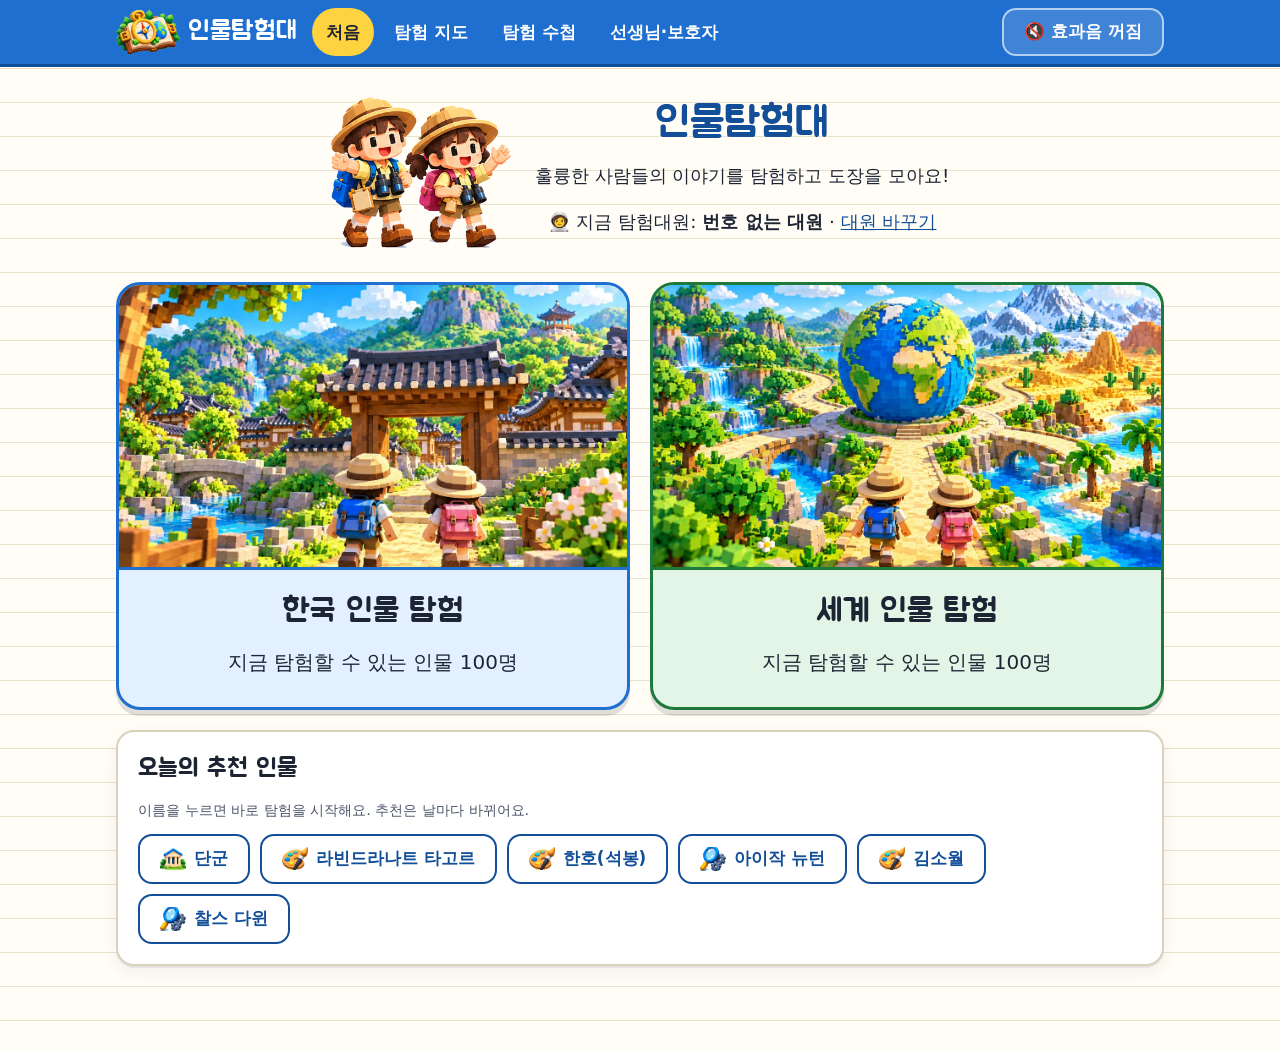
<file: index.html>
<!doctype html>
<html lang="ko">
<head>
  <meta charset="utf-8">
  <meta name="viewport" content="width=device-width, initial-scale=1">
  <title>인물탐험대</title>
  <meta name="description" content="초등학교 2학년을 위한 인물 탐험 학습 앱">
  <link rel="preconnect" href="https://fonts.googleapis.com">
  <link rel="preconnect" href="https://fonts.gstatic.com" crossorigin>
  <link href="https://fonts.googleapis.com/css2?family=Jua&display=swap" rel="stylesheet">
  <meta name="theme-color" content="#1f6fd1">
  <link rel="manifest" href="manifest.webmanifest">
  <link rel="icon" type="image/png" href="images/favicon.png">
  <link rel="apple-touch-icon" href="images/ui/icon-192.png">
  <link rel="stylesheet" href="css/style.css">
</head>
<body>
  <a class="skip-link" href="#main">본문으로 바로 가기</a>
  <header class="site-header">
    <div class="header-inner">
      <a class="logo" href="#/" aria-label="인물탐험대 처음 화면">
        <span class="logo-mark" aria-hidden="true"><img src="images/ui/logo.png" alt="" onerror="this.parentNode.textContent='🧭'"></span>
        <span>인물탐험대</span>
      </a>
      <nav class="main-nav" aria-label="주요 메뉴">
        <a href="#/" data-nav="home">처음</a>
        <a href="#/map/korea" data-nav="map">탐험 지도</a>
        <a href="#/notebook" data-nav="notebook">탐험 수첩</a>
        <a href="#/guide" data-nav="guide">선생님·보호자</a>
      </nav>
      <button type="button" class="sound-toggle" id="soundToggle" aria-pressed="false">🔇 효과음 꺼짐</button>
    </div>
  </header>

  <main id="main" tabindex="-1">
    <div id="app" class="container">
      <noscript><p class="notice">이 앱은 자바스크립트가 켜져 있어야 사용할 수 있어요.</p></noscript>
    </div>
  </main>

  <div id="srStatus" class="sr-only" aria-live="polite"></div>

  <script src="data/people-korea.js"></script>
  <script src="data/people-world.js"></script>
  <script src="js/app.js"></script>
</body>
</html>
</file>
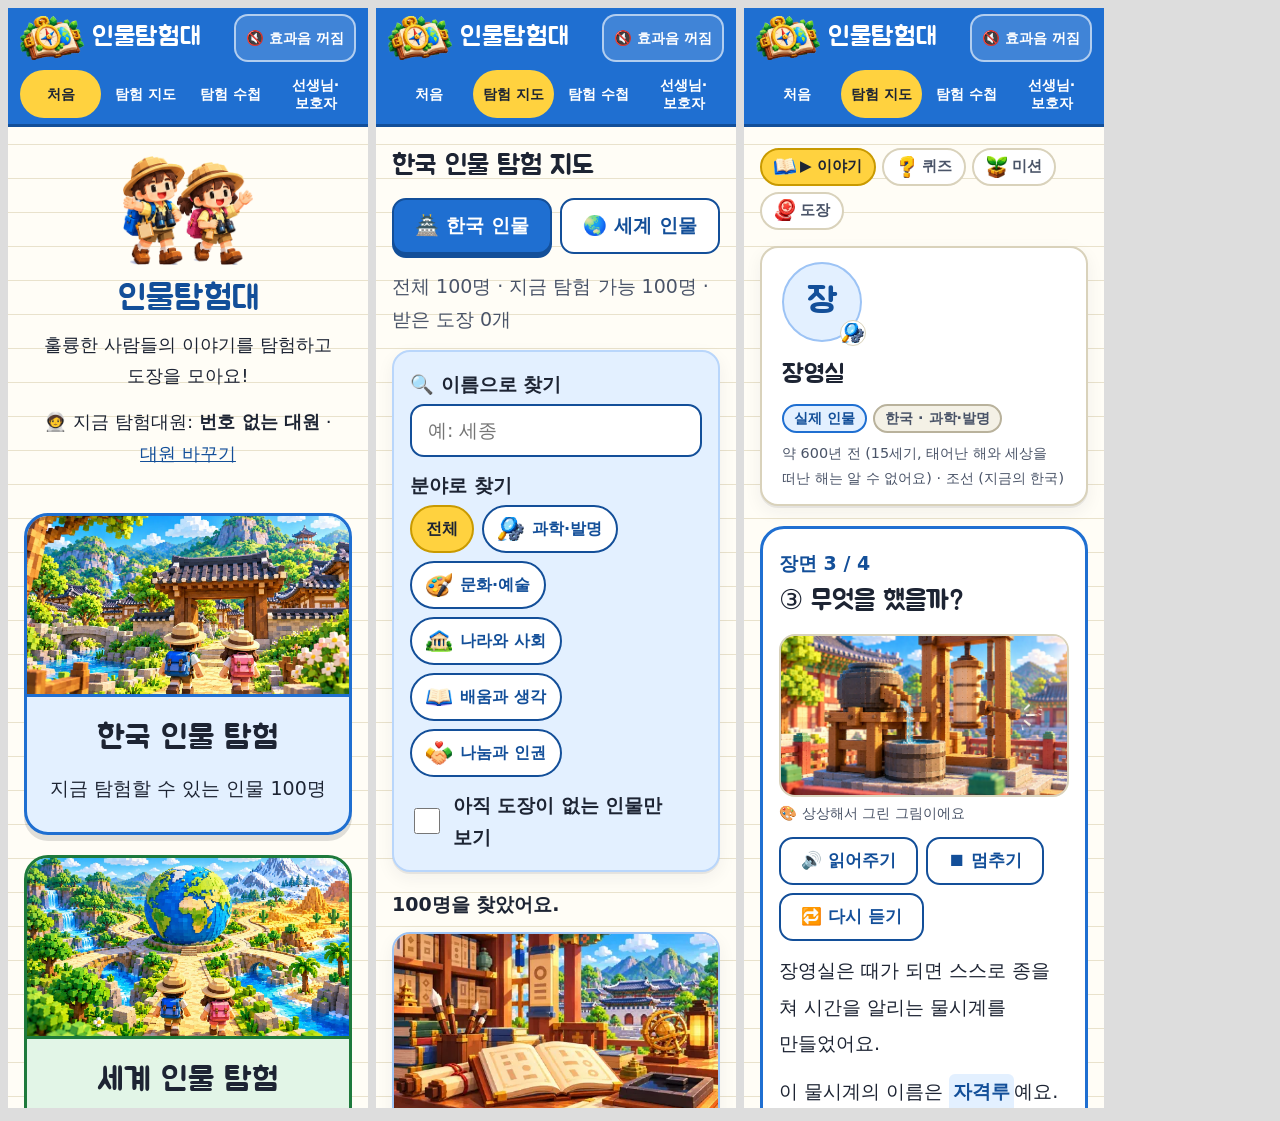
<file: tools/mobilecheck.html>
<!doctype html>
<html lang="ko">
<head>
<meta charset="utf-8">
<title>인물탐험대 모바일 확인 (360px)</title>
<style>
  body { font-family: system-ui, sans-serif; margin: 8px; background: #ddd; }
  .row { display: flex; gap: 8px; align-items: flex-start; }
  iframe { width: 360px; height: 1100px; border: 0; background: #fff; flex: 0 0 360px; }
</style>
</head>
<body>
<div class="row" id="row"></div>
<pre id="out"></pre>
<script>
(async function () {
  const params = new URLSearchParams(location.search);
  const routes = (params.get('routes') || '#/|#/map/korea|#/person/kr-jangyeongsil/story/3|#/person/w-mandela/quiz/2').split('|');
  const setup = params.get('setup'); // 'done' → 세종대왕 도장이 있는 상태
  if (setup === 'done') {
    localStorage.setItem('inmul-tamheomdae-v1', JSON.stringify({ version: 1, completed: { 'kr-sejong': { date: '2026-10-04', mission: 'later' } }, last: null, sound: false, region: 'korea' }));
  }
  const out = [];
  const row = document.getElementById('row');
  for (const r of routes) {
    const f = document.createElement('iframe');
    row.appendChild(f);
    await new Promise(res => { f.onload = res; f.src = '../index.html?m=' + Math.random() + r; });
    await new Promise(res => setTimeout(res, 400));
    const d = f.contentDocument;
    const sw = d.documentElement.scrollWidth;
    const over = Array.from(d.querySelectorAll('body *')).filter(el => {
      const b = el.getBoundingClientRect();
      return b.width > 0 && b.right > 360.5;
    }).slice(0, 5).map(el => el.tagName.toLowerCase() + '.' + (el.className || '') + ' →' + Math.round(el.getBoundingClientRect().right));
    const smallBtns = Array.from(d.querySelectorAll('button, .btn, .main-nav a')).filter(el => {
      const b = el.getBoundingClientRect(); return b.width > 0 && b.height < 47.5 && !el.classList.contains('word');
    }).map(el => el.textContent.trim().slice(0, 12) + '(' + Math.round(el.getBoundingClientRect().height) + 'px)');
    out.push(r + ' | scrollWidth=' + sw + (sw > 360 ? ' ⚠ 가로 넘침' : ' OK') +
      (over.length ? ' | 넘치는 요소: ' + over.join(', ') : '') +
      ' | 48px 미만 버튼: ' + (smallBtns.length ? smallBtns.join(', ') : '없음'));
  }
  if (setup) localStorage.removeItem('inmul-tamheomdae-v1');
  document.getElementById('out').textContent = out.join('\n');
  try { await fetch('/__result', { method: 'POST', body: out.join('\n') }); } catch (e) {}
})();
</script>
</body>
</html>
</file>
<file: css/style.css>
/* 인물탐험대 — 탐험 수첩 & 도장 모으기 */
:root {
  --blue: #1f6fd1;
  --blue-dark: #134f99;
  --blue-soft: #e3f0ff;
  --green: #1e7a3c;
  --green-soft: #e2f5e7;
  --yellow: #ffd23f;
  --yellow-soft: #fff6d1;
  --red-soft: #fff0e6;
  --ink: #1d2433;
  --ink-soft: #4a5468;
  --paper: #fffdf6;
  --paper-line: #e9e2cc;
  --card: #ffffff;
  --border: #d9d2bb;
  --focus: #ff9f1a;
  --stamp: #c62f2f;
  --radius: 18px;
  --shadow: 0 2px 0 rgba(29, 36, 51, 0.08), 0 6px 18px rgba(29, 36, 51, 0.06);
  --font-body: "Pretendard", "Apple SD Gothic Neo", "Malgun Gothic", "Noto Sans KR", system-ui, sans-serif;
  --font-title: "Jua", var(--font-body);
}

* { box-sizing: border-box; }
html { -webkit-text-size-adjust: 100%; }
body {
  margin: 0;
  font-family: var(--font-body);
  font-size: 20px;
  line-height: 1.7;
  color: var(--ink);
  background-color: var(--paper);
  background-image: linear-gradient(var(--paper-line) 1px, transparent 1px);
  background-size: 100% 34px;
  word-break: keep-all;
  overflow-wrap: anywhere;
}
h1, h2, h3 { font-family: var(--font-title); font-weight: 400; line-height: 1.35; margin: 0 0 .5em; }
h1 { font-size: 2rem; }
h2 { font-size: 1.55rem; }
h3 { font-size: 1.25rem; }
p { margin: 0 0 .8em; }
a { color: var(--blue-dark); }
img { max-width: 100%; }

.sr-only { position: absolute; width: 1px; height: 1px; overflow: hidden; clip: rect(0 0 0 0); white-space: nowrap; }
.skip-link { position: absolute; left: 8px; top: -60px; background: var(--ink); color: #fff; padding: 10px 16px; border-radius: 10px; z-index: 10; }
.skip-link:focus { top: 8px; }

:focus-visible { outline: 4px solid var(--focus); outline-offset: 3px; border-radius: 8px; }
main:focus, h1[tabindex="-1"]:focus { outline: none; }

/* 헤더 */
.site-header { background: var(--blue); color: #fff; box-shadow: 0 3px 0 var(--blue-dark); }
.header-inner { max-width: 1080px; margin: 0 auto; padding: 8px 16px; display: flex; flex-wrap: wrap; align-items: center; gap: 8px 16px; }
.logo { display: inline-flex; align-items: center; gap: 8px; color: #fff; text-decoration: none; font-family: var(--font-title); font-size: 1.6rem; min-height: 48px; }
.logo-mark { font-size: 1.6rem; }
.main-nav { display: flex; flex-wrap: wrap; gap: 6px; flex: 1 1 auto; }
.main-nav a { color: #fff; text-decoration: none; padding: 8px 14px; min-height: 48px; display: inline-flex; align-items: center; border-radius: 999px; font-weight: 700; font-size: 1.05rem; }
.main-nav a:hover { background: rgba(255,255,255,.15); }
.main-nav a[aria-current="page"] { background: var(--yellow); color: var(--ink); }
.sound-toggle { background: rgba(255,255,255,.15); color: #fff; border: 2px solid rgba(255,255,255,.6); }
.sound-toggle[aria-pressed="true"] { background: var(--yellow); color: var(--ink); border-color: var(--yellow); }

@media (max-width: 720px) {
  .header-inner { padding: 6px 12px; }
  .main-nav { order: 3; width: 100%; display: grid; grid-template-columns: repeat(4, 1fr); gap: 4px; }
  .main-nav a { justify-content: center; padding: 6px 4px; font-size: .9rem; text-align: center; line-height: 1.25; }
  .sound-toggle { margin-left: auto; font-size: .9rem; padding: 6px 10px; }
}

.container { max-width: 1080px; margin: 0 auto; padding: 24px 16px 64px; }

/* 버튼 */
button, .btn {
  font: inherit; font-weight: 700; font-size: 1.05rem; cursor: pointer;
  min-height: 48px; padding: 10px 20px; border-radius: 14px;
  border: 2px solid var(--blue-dark); background: var(--card); color: var(--blue-dark);
  display: inline-flex; align-items: center; justify-content: center; gap: 8px;
  text-decoration: none; text-align: center; line-height: 1.3;
}
button:hover:not(:disabled), .btn:hover { background: var(--blue-soft); }
.btn-primary { background: var(--blue); border-color: var(--blue-dark); color: #fff; box-shadow: 0 4px 0 var(--blue-dark); }
.btn-primary:hover:not(:disabled) { background: var(--blue-dark); }
.btn-green { background: var(--green); border-color: #145a2b; color: #fff; box-shadow: 0 4px 0 #145a2b; }
.btn-green:hover:not(:disabled) { background: #145a2b; }
.btn-yellow { background: var(--yellow); border-color: #c99a00; color: var(--ink); box-shadow: 0 4px 0 #c99a00; }
.btn-yellow:hover:not(:disabled) { background: #ffc800; }
.btn-big { font-size: 1.3rem; min-height: 64px; padding: 14px 24px; }
button:disabled { opacity: .55; cursor: not-allowed; }
.btn-row { display: flex; flex-wrap: wrap; gap: 12px; align-items: center; }
.btn-row.between { justify-content: space-between; }
.link-btn { background: none; border: none; color: var(--blue-dark); text-decoration: underline; padding: 8px 4px; }

/* 카드 공통 */
.panel { background: var(--card); border: 2px solid var(--border); border-radius: var(--radius); padding: 20px; box-shadow: var(--shadow); margin-bottom: 20px; }
.panel.soft-blue { background: var(--blue-soft); border-color: #b9d6fb; }
.panel.soft-yellow { background: var(--yellow-soft); border-color: #f0d67a; }
.panel.soft-green { background: var(--green-soft); border-color: #a9dcb7; }
.muted { color: var(--ink-soft); }
.small { font-size: .9rem; }
.notice { background: var(--yellow-soft); border: 2px dashed #e0b400; border-radius: 14px; padding: 12px 16px; }

/* 처음 화면 */
.hero { text-align: center; padding: 8px 0 12px; }
.hero h1 { font-size: 2.6rem; color: var(--blue-dark); margin-bottom: .2em; }
.hero p { font-size: 1.15rem; }
.start-grid { display: grid; grid-template-columns: repeat(auto-fit, minmax(260px, 1fr)); gap: 20px; margin: 20px 0; }
.start-card { display: flex; flex-direction: column; align-items: center; gap: 6px; padding: 28px 20px; border-radius: 24px; text-decoration: none; color: var(--ink); border: 3px solid; box-shadow: 0 6px 0 rgba(0,0,0,.12); min-height: 200px; justify-content: center; text-align: center; }
.start-card .icon { font-size: 3.4rem; line-height: 1; }
.start-card .title { font-family: var(--font-title); font-size: 2rem; }
.start-card.korea { background: var(--blue-soft); border-color: var(--blue); }
.start-card.world { background: var(--green-soft); border-color: var(--green); }
.start-card:hover { transform: translateY(-2px); }
.quick-list { display: flex; flex-wrap: wrap; gap: 10px; list-style: none; padding: 0; margin: 0; }

/* 학습 단계 표시 */
.steps { display: flex; flex-wrap: wrap; gap: 6px; list-style: none; padding: 0; margin: 0 0 16px; }
.steps li { padding: 4px 12px; border-radius: 999px; border: 2px solid var(--border); background: var(--card); font-size: .95rem; font-weight: 700; color: var(--ink-soft); }
.steps li.now { background: var(--yellow); border-color: #c99a00; color: var(--ink); }
.steps li.done { background: var(--green-soft); border-color: var(--green); color: var(--green); }

/* 탐험 지도 */
.tabs { display: flex; gap: 8px; margin-bottom: 16px; }
.tabs button { flex: 1 1 0; font-size: 1.2rem; min-height: 56px; }
.tabs button[aria-pressed="true"] { background: var(--blue); color: #fff; box-shadow: 0 4px 0 var(--blue-dark); }
.filters { display: grid; gap: 12px; margin-bottom: 16px; }
.search-box label { font-weight: 700; display: block; margin-bottom: 4px; }
.search-box input { width: 100%; font: inherit; min-height: 52px; padding: 8px 16px; border: 2px solid var(--blue-dark); border-radius: 14px; background: #fff; }
.chips { display: flex; flex-wrap: wrap; gap: 8px; }
.chips button { font-size: 1rem; padding: 8px 14px; border-radius: 999px; }
.chips button[aria-pressed="true"] { background: var(--yellow); border-color: #c99a00; color: var(--ink); }
.check-row { display: inline-flex; align-items: center; gap: 10px; min-height: 48px; font-weight: 700; cursor: pointer; }
.check-row input { width: 26px; height: 26px; accent-color: var(--blue); }
.result-info { font-weight: 700; margin: 4px 0 12px; }

.card-grid { display: grid; grid-template-columns: repeat(auto-fill, minmax(250px, 1fr)); gap: 16px; list-style: none; padding: 0; margin: 0 0 20px; }
.person-card { position: relative; display: flex; flex-direction: column; gap: 6px; height: 100%; width: 100%; text-align: left; align-items: stretch; justify-content: flex-start; padding: 16px; background: var(--card); color: var(--ink); border: 2px solid var(--border); border-radius: var(--radius); box-shadow: var(--shadow); font-weight: 400; }
.person-card:hover { border-color: var(--blue); background: #fff; }
.person-card.ready { border-color: #9cc3f5; }
.person-card.done { border-color: var(--green); background: #fbfffc; }
.person-card .top { display: flex; align-items: center; gap: 12px; }
.avatar { flex: 0 0 auto; width: 56px; height: 56px; border-radius: 50%; display: grid; place-items: center; font-family: var(--font-title); font-size: 1.6rem; background: var(--blue-soft); color: var(--blue-dark); border: 2px solid #9cc3f5; position: relative; }
.avatar .f-icon { position: absolute; right: -6px; bottom: -6px; font-size: 1rem; background: #fff; border-radius: 50%; width: 26px; height: 26px; display: grid; place-items: center; border: 1px solid var(--border); }
.person-card .name { font-family: var(--font-title); font-size: 1.35rem; line-height: 1.25; }
.person-card .field { font-size: .9rem; color: var(--ink-soft); font-weight: 700; }
.person-card .summary { font-size: 1rem; line-height: 1.55; color: var(--ink); margin: 0; flex: 1; }
.badge { display: inline-flex; align-items: center; gap: 4px; font-size: .9rem; font-weight: 700; padding: 2px 10px; border-radius: 999px; border: 2px solid; width: fit-content; line-height: 1.5; }
.badge.ready { color: var(--blue-dark); border-color: var(--blue); background: var(--blue-soft); }
.badge.wait { color: var(--ink-soft); border-color: #b9b29c; background: #f4f1e6; border-style: dashed; }
.badge.done { color: #fff; border-color: var(--green); background: var(--green); }
.badge.type { color: #7a4b00; border-color: #e0b400; background: var(--yellow-soft); }
.badge.review { color: var(--ink-soft); border-color: #b9b29c; background: #f4f1e6; }

/* 인물 소개 & 이야기 */
.person-head { display: flex; gap: 16px; align-items: flex-start; flex-wrap: wrap; }
.person-head .avatar { width: 80px; height: 80px; font-size: 2.2rem; }
.person-head h1 { margin: 0; }
.meta-list { display: grid; grid-template-columns: max-content 1fr; gap: 4px 14px; margin: 12px 0 0; }
.meta-list dt { font-weight: 700; color: var(--ink-soft); }
.meta-list dd { margin: 0; }
.ach-list { margin: 8px 0 0; padding-left: 1.2em; }

.scene { background: var(--card); border: 3px solid var(--blue); border-radius: 24px; padding: 24px; box-shadow: 0 6px 0 rgba(31,111,209,.2); margin-bottom: 16px; }
.scene-progress { font-weight: 700; color: var(--blue-dark); margin-bottom: 4px; }
.scene h2 { color: var(--blue-dark); }
.scene-text { font-size: 1.3rem; line-height: 1.9; }
.scene-text p { margin: 0 0 .6em; }
.scene-text .sentence.speaking { background: var(--yellow-soft); border-radius: 6px; }
.word { font: inherit; font-weight: 700; color: var(--blue-dark); background: var(--blue-soft); border: none; border-bottom: 3px dotted var(--blue); border-radius: 6px 6px 0 0; padding: 0 4px; min-height: 0; display: inline; cursor: pointer; line-height: inherit; }
.word[aria-expanded="true"] { background: var(--yellow); color: var(--ink); }
.word-box { margin-top: 12px; padding: 14px 16px; border-radius: 14px; background: var(--yellow-soft); border: 2px solid #e0b400; display: flex; gap: 12px; align-items: flex-start; justify-content: space-between; flex-wrap: wrap; }
.word-box[hidden] { display: none; }
.word-box strong { font-size: 1.2rem; }

.tts { display: flex; flex-wrap: wrap; gap: 8px; align-items: center; margin: 4px 0 12px; }
.tts-status { font-size: .95rem; color: var(--ink-soft); min-height: 1.5em; }
.tts-note { font-size: .95rem; background: #f4f1e6; border-radius: 10px; padding: 6px 12px; }

/* 퀴즈 */
.quiz-q { font-size: 1.35rem; font-weight: 700; margin-bottom: 16px; }
.options { display: grid; gap: 12px; list-style: none; padding: 0; margin: 0 0 16px; }
.options.ox { grid-template-columns: 1fr 1fr; }
.option { width: 100%; justify-content: flex-start; text-align: left; font-size: 1.2rem; min-height: 60px; padding: 12px 18px; border-color: var(--border); color: var(--ink); background: #fff; }
.options.ox .option { justify-content: center; font-size: 2.2rem; min-height: 88px; font-family: var(--font-title); }
.option .mark { font-size: 1rem; font-weight: 700; margin-left: auto; font-family: var(--font-body); }
.options.ox .option .mark { margin-left: 8px; }
.option.wrong { background: var(--red-soft); border-color: #e09a6f; border-style: dashed; color: var(--ink-soft); }
.option.right { background: var(--green-soft); border-color: var(--green); color: var(--green); border-width: 3px; }
.feedback { border-radius: 16px; padding: 14px 18px; margin-bottom: 16px; font-size: 1.1rem; }
.feedback.hint { background: var(--yellow-soft); border: 2px solid #e0b400; }
.feedback.good { background: var(--green-soft); border: 2px solid var(--green); }
.feedback.reveal { background: var(--blue-soft); border: 2px solid var(--blue); }
.feedback strong { display: block; font-size: 1.2rem; margin-bottom: 2px; }

/* 미션 */
.mission-card { background: var(--yellow-soft); border: 3px dashed #e0b400; border-radius: 24px; padding: 24px; margin-bottom: 20px; }
.mission-card .mission-text { font-size: 1.4rem; font-weight: 700; line-height: 1.6; }

/* 도장 */
.stamp-wrap { text-align: center; padding: 12px 0 8px; }
.stamp { width: 210px; height: 210px; margin: 8px auto 16px; border-radius: 50%; border: 6px double var(--stamp); color: var(--stamp); display: flex; flex-direction: column; align-items: center; justify-content: center; transform: rotate(-8deg); background: rgba(198,47,47,.04); font-family: var(--font-title); padding: 12px; }
.stamp .s-name { font-size: 1.5rem; line-height: 1.2; }
.stamp .s-label { font-size: 1.15rem; border-top: 2px solid var(--stamp); border-bottom: 2px solid var(--stamp); margin: 6px 0; padding: 0 8px; }
.stamp .s-date { font-size: .95rem; font-family: var(--font-body); font-weight: 700; }
.stamp.small { width: 120px; height: 120px; border-width: 4px; margin: 0 auto 8px; padding: 6px; }
.stamp.small .s-name { font-size: 1.05rem; }
.stamp.small .s-label { font-size: .85rem; margin: 3px 0; }
.stamp.small .s-date { font-size: .75rem; }
.stamp.animate { animation: stamp-in .45s ease-out; }
@keyframes stamp-in { from { transform: rotate(-8deg) scale(1.25); opacity: 0; } to { transform: rotate(-8deg) scale(1); opacity: 1; } }

/* 수첩 */
.progress-grid { display: grid; grid-template-columns: repeat(auto-fit, minmax(260px, 1fr)); gap: 16px; margin-bottom: 20px; }
.progress-bar { height: 22px; border-radius: 999px; background: #efe9d6; border: 2px solid var(--border); overflow: hidden; margin: 6px 0; }
.progress-bar span { display: block; height: 100%; background: repeating-linear-gradient(45deg, var(--green), var(--green) 10px, #26914a 10px, #26914a 20px); }
.stamp-grid { display: grid; grid-template-columns: repeat(auto-fill, minmax(220px, 1fr)); gap: 16px; list-style: none; padding: 0; margin: 0; }
.stamp-item { background: var(--card); border: 2px solid var(--border); border-radius: var(--radius); padding: 16px; text-align: center; box-shadow: var(--shadow); }
.stamp-item .btn-row { justify-content: center; margin-top: 8px; }
.stamp-item button { font-size: .95rem; padding: 8px 12px; }
.mission-state { font-size: .95rem; margin: 4px 0; }

/* 안내 */
.guide h2 { margin-top: .4em; color: var(--blue-dark); }
.guide ul { padding-left: 1.2em; }
.guide li { margin-bottom: .3em; }
.table-wrap { overflow-x: auto; border: 2px solid var(--border); border-radius: 14px; background: #fff; }
table { border-collapse: collapse; width: 100%; font-size: 1rem; }
th, td { border-bottom: 1px solid var(--border); padding: 8px 12px; text-align: left; vertical-align: top; }
th { background: var(--blue-soft); white-space: nowrap; }
details { margin: 8px 0; }
summary { cursor: pointer; font-weight: 700; min-height: 48px; display: flex; align-items: center; }

/* 글자 크기 (대원마다 저장) */
html[data-font="l"] body { font-size: 22px; }
html[data-font="l"] .scene-text { font-size: 1.45rem; }
html[data-font="xl"] body { font-size: 24px; }
html[data-font="xl"] .scene-text { font-size: 1.6rem; line-height: 2; }

.reading-tools { display: flex; flex-wrap: wrap; gap: 8px 16px; margin: 4px 0 4px; }
.reading-more { margin: 12px 0 0; border-top: 2px dashed var(--border); padding-top: 4px; }
.reading-more summary { font-size: 1rem; color: var(--ink-soft); }
.tool-group { display: inline-flex; flex-wrap: wrap; gap: 6px; }
.tool-btn { font-size: 1rem; padding: 6px 14px; border-color: var(--border); color: var(--ink); }
.tool-btn[aria-pressed="true"] { background: var(--yellow); border-color: #c99a00; }

/* 탐험대원 번호 */
.member-line { font-size: 1rem; margin: 4px 0 12px; }
.member-grid { list-style: none; padding: 0; margin: 0; display: grid; grid-template-columns: repeat(auto-fill, minmax(84px, 1fr)); gap: 10px; }
.member-btn { width: 100%; flex-direction: column; gap: 0; min-height: 72px; padding: 6px; }
.member-btn .m-num { font-family: var(--font-title); font-size: 1.6rem; line-height: 1.1; }
.member-btn .m-stamp { font-size: .8rem; font-weight: 700; color: var(--green); }
.member-btn[aria-pressed="true"], button[data-action="profile"][aria-pressed="true"] { background: var(--yellow); border-color: #c99a00; color: var(--ink); }

/* 기록 코드 */
.code-box { width: 100%; font: 0.95rem/1.4 ui-monospace, Consolas, monospace; padding: 10px; border: 2px solid var(--border); border-radius: 12px; margin: 6px 0 8px; word-break: break-all; background: #fff; }

.rel-grid { grid-template-columns: repeat(auto-fill, minmax(220px, 1fr)); margin: 0; }

/* 그림 (없으면 빠지고 이모지·글자가 대신 보임) */
.logo-mark img { height: 44px; width: auto; display: block; }
.icon-slot { display: inline-flex; align-items: center; justify-content: center; vertical-align: middle; }
.icon-slot img { width: 100%; height: 100%; object-fit: contain; }
.avatar .f-icon .icon-slot { width: 22px; height: 22px; }
.chip-icon { width: 26px; height: 26px; }
.step-icon { width: 22px; height: 22px; margin-right: 4px; }
.step-icon:empty { display: none; }
.hero { display: flex; align-items: center; justify-content: center; gap: 12px 24px; flex-wrap: wrap; }
.hero-mascot { width: 180px; height: auto; }
.start-card { overflow: hidden; padding-top: 0; }
.start-img { width: calc(100% + 40px); max-width: none; margin: 0 -20px 8px; aspect-ratio: 16 / 9; object-fit: cover; display: block; border-bottom: 3px solid currentColor; }
.start-card.korea .start-img { border-color: var(--blue); }
.start-card.world .start-img { border-color: var(--green); }
.start-img + .icon { display: none; }
.start-card:not(:has(.start-img)) { padding-top: 28px; }
.person-card { overflow: hidden; }
.card-cover { width: calc(100% + 32px); max-width: none; margin: -16px -16px 4px; aspect-ratio: 16 / 9; object-fit: cover; display: block; }
.cover { margin: 16px 0 4px; }
.cover img { width: 100%; max-width: 640px; aspect-ratio: 16 / 9; object-fit: cover; border-radius: 16px; border: 2px solid var(--border); display: block; }
.scene-img { margin: 4px 0 12px; }
.cover figcaption { font-size: .9rem; color: var(--ink-soft); margin-top: 4px; }
.feedback { display: flex; align-items: center; gap: 12px; }
.fb-mascot { width: 72px; height: auto; flex: 0 0 auto; }
.stamp-scene { display: flex; align-items: center; justify-content: center; gap: 8px 20px; flex-wrap: wrap; }
.stamp-mascot { width: 170px; height: auto; }
.side-img { float: right; width: 200px; max-width: 40%; border-radius: 14px; margin: 0 0 8px 16px; }
.empty-state { overflow: hidden; }
.empty-state .side-img { float: left; margin: 0 16px 8px 0; }

@media (max-width: 480px) {
  .hero-mascot { width: 130px; }
  .fb-mascot { width: 56px; }
  .stamp-mascot { width: 130px; }
  .side-img, .empty-state .side-img { float: none; display: block; width: 100%; max-width: 100%; margin: 0 0 12px; }
}

@media (max-width: 480px) {
  body { font-size: 19px; }
  h1 { font-size: 1.7rem; }
  .hero h1 { font-size: 2.1rem; }
  .scene { padding: 18px 16px; }
  .scene-text { font-size: 1.2rem; }
  .panel { padding: 16px; }
  .btn-row > .btn, .btn-row > button { flex: 1 1 auto; }
  .stamp { width: 180px; height: 180px; }
}

@media (prefers-reduced-motion: reduce) {
  *, *::before, *::after { animation: none !important; transition: none !important; }
  .start-card:hover { transform: none; }
}
</file>
